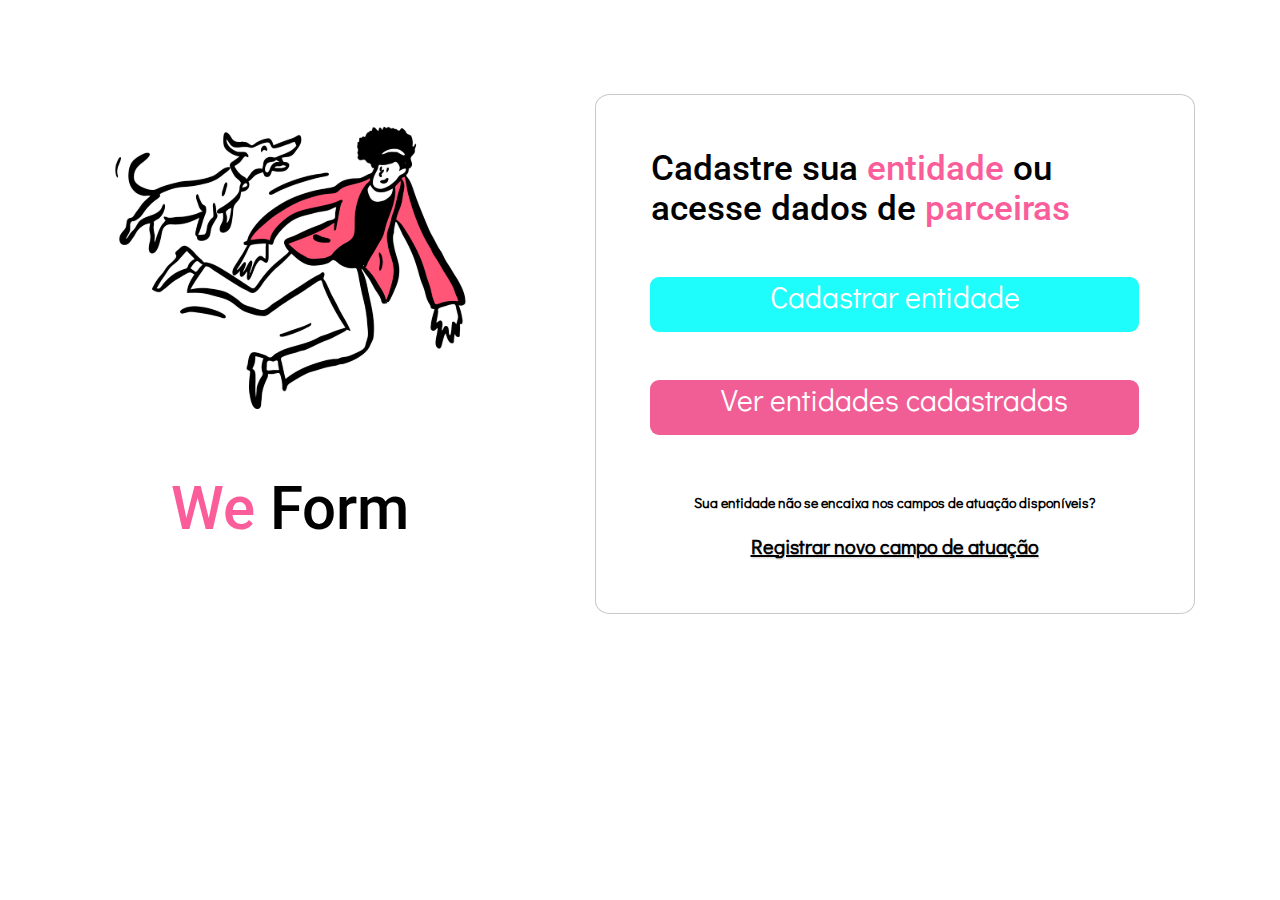
<file: index.html>
<!DOCTYPE html>
<html lang="pt-br">
<head>
    <meta charset="UTF-8">
    <meta http-equiv="X-UA-Compatible" content="IE=edge">
    <meta name="viewport" content="width=device-width, initial-scale=1.0">
    <title>Home</title>
    <link rel="stylesheet" href="styles.css">

    <link rel="preconnect" href="https://fonts.googleapis.com">
    <link rel="preconnect" href="https://fonts.gstatic.com" crossorigin>
    <link href="https://fonts.googleapis.com/css2?family=Roboto:wght@400;500;700&display=swap" rel="stylesheet">
    <link rel="preconnect" href="https://fonts.googleapis.com">
    <link rel="preconnect" href="https://fonts.gstatic.com" crossorigin>
    <link href="https://fonts.googleapis.com/css2?family=Didact+Gothic&display=swap" rel="stylesheet">

    <link rel="stylesheet" href="assets/fontawsome/fontawesome-free-6.4.0-web/css/all.css">

</head>

<body>
    <div class="content">
        <aside>
            <img src="assets/hero.svg" alt="Mulher segurando a guia do cão">
<br>


            <h1><span>We </span>Form</h1>
        </aside>
    <main>
        <div class="page-content">
            <div class="cadastre">
            <h2>Cadastre sua <span>entidade</span> ou acesse dados de <span>parceiras</span></h2></div>
<br>
            <div class="botao"><a href="http://127.0.0.1:5500/cadastro-entidade.html">Cadastrar entidade</a></div>  
            <br>
            <div class="botao2"><a href="0">Ver entidades cadastradas</a></div> 
            <br>
            <div class="texto"><p>Sua entidade não se encaixa nos campos de atuação disponíveis?</p></div>
             <div class="anchor"><span><a href="0">Registrar novo campo de atuação</a></span></div>

        </div>
    </main>
    </div>


</body>

</html>
</file>
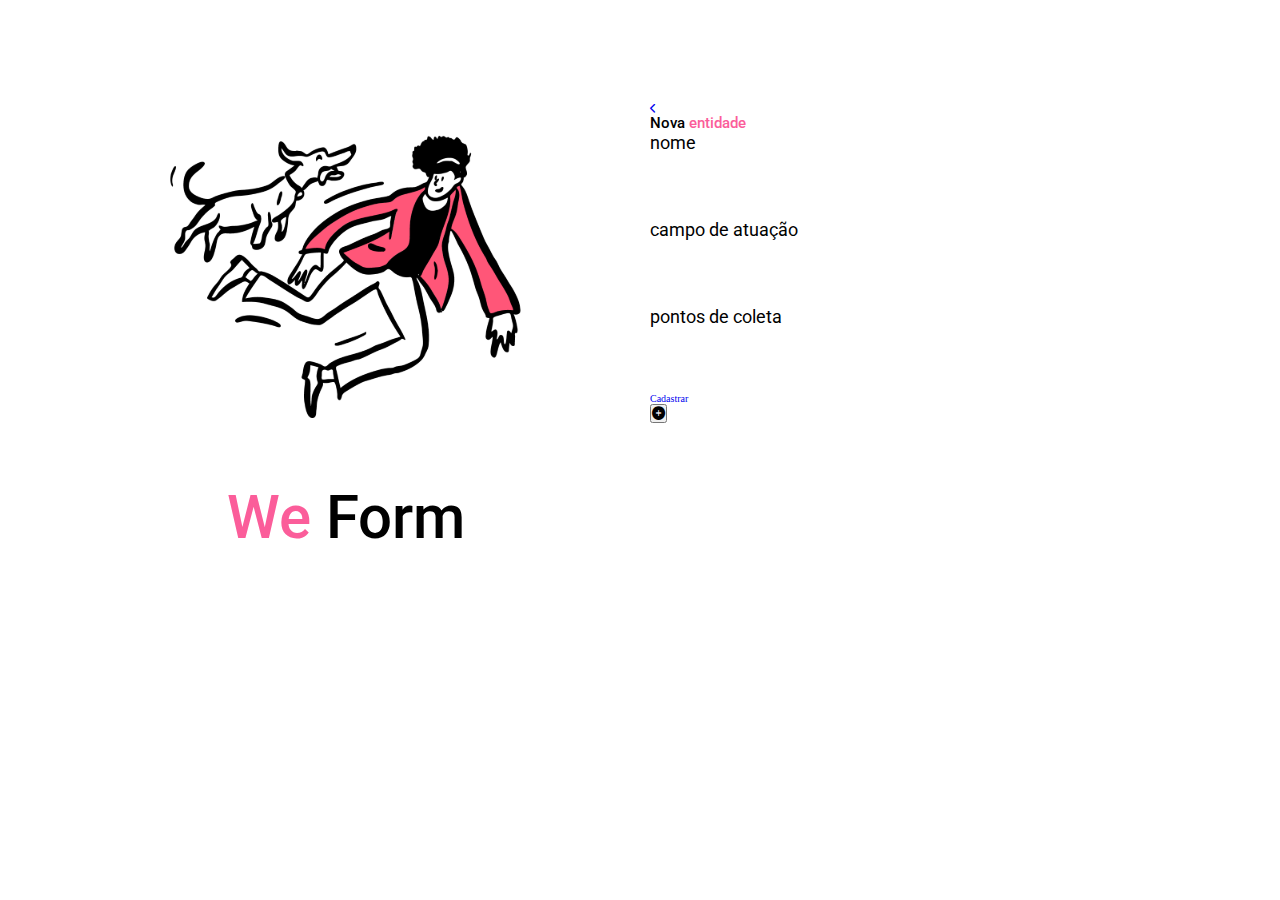
<file: cadastro-entidade.html>
<!DOCTYPE html>
<html lang="pt-br">
<head>
    <meta charset="UTF-8">
    <meta http-equiv="X-UA-Compatible" content="IE=edge">
    <meta name="viewport" content="width=device-width, initial-scale=1.0">
    <title>Cadastro Entidade</title>
    <link rel="stylesheet" href="styles.css">

    <link rel="preconnect" href="https://fonts.googleapis.com">
    <link rel="preconnect" href="https://fonts.gstatic.com" crossorigin>
    <link href="https://fonts.googleapis.com/css2?family=Roboto:wght@400;500;700&display=swap" rel="stylesheet">
    <link rel="preconnect" href="https://fonts.googleapis.com">
    <link rel="preconnect" href="https://fonts.gstatic.com" crossorigin>
    <link href="https://fonts.googleapis.com/css2?family=Didact+Gothic&display=swap" rel="stylesheet">

    <link rel="stylesheet" href="assets/fontawsome/fontawesome-free-6.4.0-web/css/all.css">

</head>

<body>
    <div class="content">
        <aside>
            <img src="assets/hero.svg" alt="Mulher segurando a guia do cão">
<br>


            <h1><span>We </span>Form</h1>
        </aside>
        <!-- </div> -->
    <main>
        <header>
            <a href="index.html"><i class="fa-solid fa-chevron-left"></i></a>
            <div class="nova-entidade"> <h2>Nova <span>entidade</span></h2> </div>
        </header>
<form>
            
                <label for="nome">nome</label>
                <br>
                <input type="text" id="nome">
            
        
            
                <label for="atuacao">campo de atuação</label>
                <br>
                
               <input type="search" id="atuacao">
            <br>
                <label for="pontos">pontos de coleta</label>
                <br>
                <input type="text" id="pontos">
                
                </form>
            
            
            <div class="botao-cadastrar"><a href="0">Cadastrar</a></div> 
            <button><i class="fa-solid fa-circle-plus"></i></button>
            </div>
<br>
        
        </div>
    </main>
    </div>


</body>

</html>
</file>
<file: styles.css>
* {
    margin: 0;
    padding: 0;
    box-sizing: border-box;
}

:root {
    font-size: 62.5%;
    --default-border: rgba(0, 0, 0, 0.15);
    --border-radius: 1.2rem;
}

.content {
    height: 70rem;
    width: 100%;
    display: grid;
    justify-content: center;
    gap: 8rem 10rem;
    
    }
img {
    margin-top: 2rem;
    justify-content: center;
    align-items: center;
    
}
h1 {
    margin-top: 5rem;
    text-align: center;
}
/* @media screen and (min-width: 1024px) { */
    .content { 
        grid-template-areas: 
        ". . . . ."
        "hero hero hero conteudo conteudo"
        "hero hero hero conteudo conteudo"
        ". . . conteudo conteudo";
        
    }
    

main {
    grid-area: conteudo;
    
}

aside {
    grid-area: hero;
}



h1 {
    font-size: 6rem;
    font-family: 'Roboto', sans-serif;
    font-weight: 500;
    color: black;
    
}
span {
    color: rgb(251, 93, 154);
}

.page-content {
    height: 52rem;
    width: 60rem;
    border: 1px solid rgba(198, 196, 196, 0.921);
    border-radius: 2.5%;
    display: grid;
    align-items: center;
    margin-bottom: 4.4rem;
    
    
    
    
}
.cadastre {
    width: 42.9rem;
    font-size: 2.3rem;
    margin-left: 5.5rem;
    margin-top: 4.4rem;
}
    
    
h2 {
    
    font-family: 'Roboto', sans-serif;
    font-weight: 500;
    color: black;
}

.botao {
    width: 48.9rem;
    min-height: 5.5rem;
    background-color:rgb(30, 252, 252);
    border-radius: 0.9rem;
    font-size: 3rem;
    font-family: 'Didact Gothic', sans-serif;
    color: white;
    text-align: center;
    margin:auto;
   
}
.botao2 {
    width: 48.9rem;
    min-height: 5.5rem;
    background-color: rgb(241, 94, 150);
    border-radius: 0.9rem;
    font-size: 3rem;
    font-family: 'Didact Gothic', sans-serif;
    color: white;
    text-align: center;
    margin: auto;
    
}
.texto {
    width: 48.8rem;
    height: 2.1rem;
    font-weight: 700;
    font-size: 1.4rem;
    font-family: "Didact Gothic", sans-serif;
    text-align: center;
    margin: auto;
    margin-bottom: 0.9rem;
    
}
.anchor{
    width: 48.8rem;
    height: 2.7rem;
    text-decoration: underline;
    font-size: 2rem;
    font-weight: 700;
    font-family: "Didact Gothic", sans-serif;
    text-align: center;
    text-shadow: 1px 1.5px rgba(0, 0, 0, 0.115);
    margin: auto;
    margin-top: 0;
    margin-bottom: 4.4rem;
}
a{
    text-decoration: none;
    } 
.botao a, .botao2 a {
    color: white;
}
.anchor a {
    color: black;
}

main form label {
    font-size: 1.8rem;
    font-weight: 400rem;
    font-family: 'Roboto', sans-serif;
    display: block;
}
main form input {
    width: 489px;
    height: 5.5rem;
    top: 21.8rem;
    left: 54.3rem;

    background: #FFFFFF;

    border: var(--default-border);
    border-radius: (--border-radius);
    position: relative;
}
main form input + i {
    position: absolute;
    right: 0;
    top: 2.7rem;
    background-color: transparent;
    justify-content: baseline;
}
</file>
